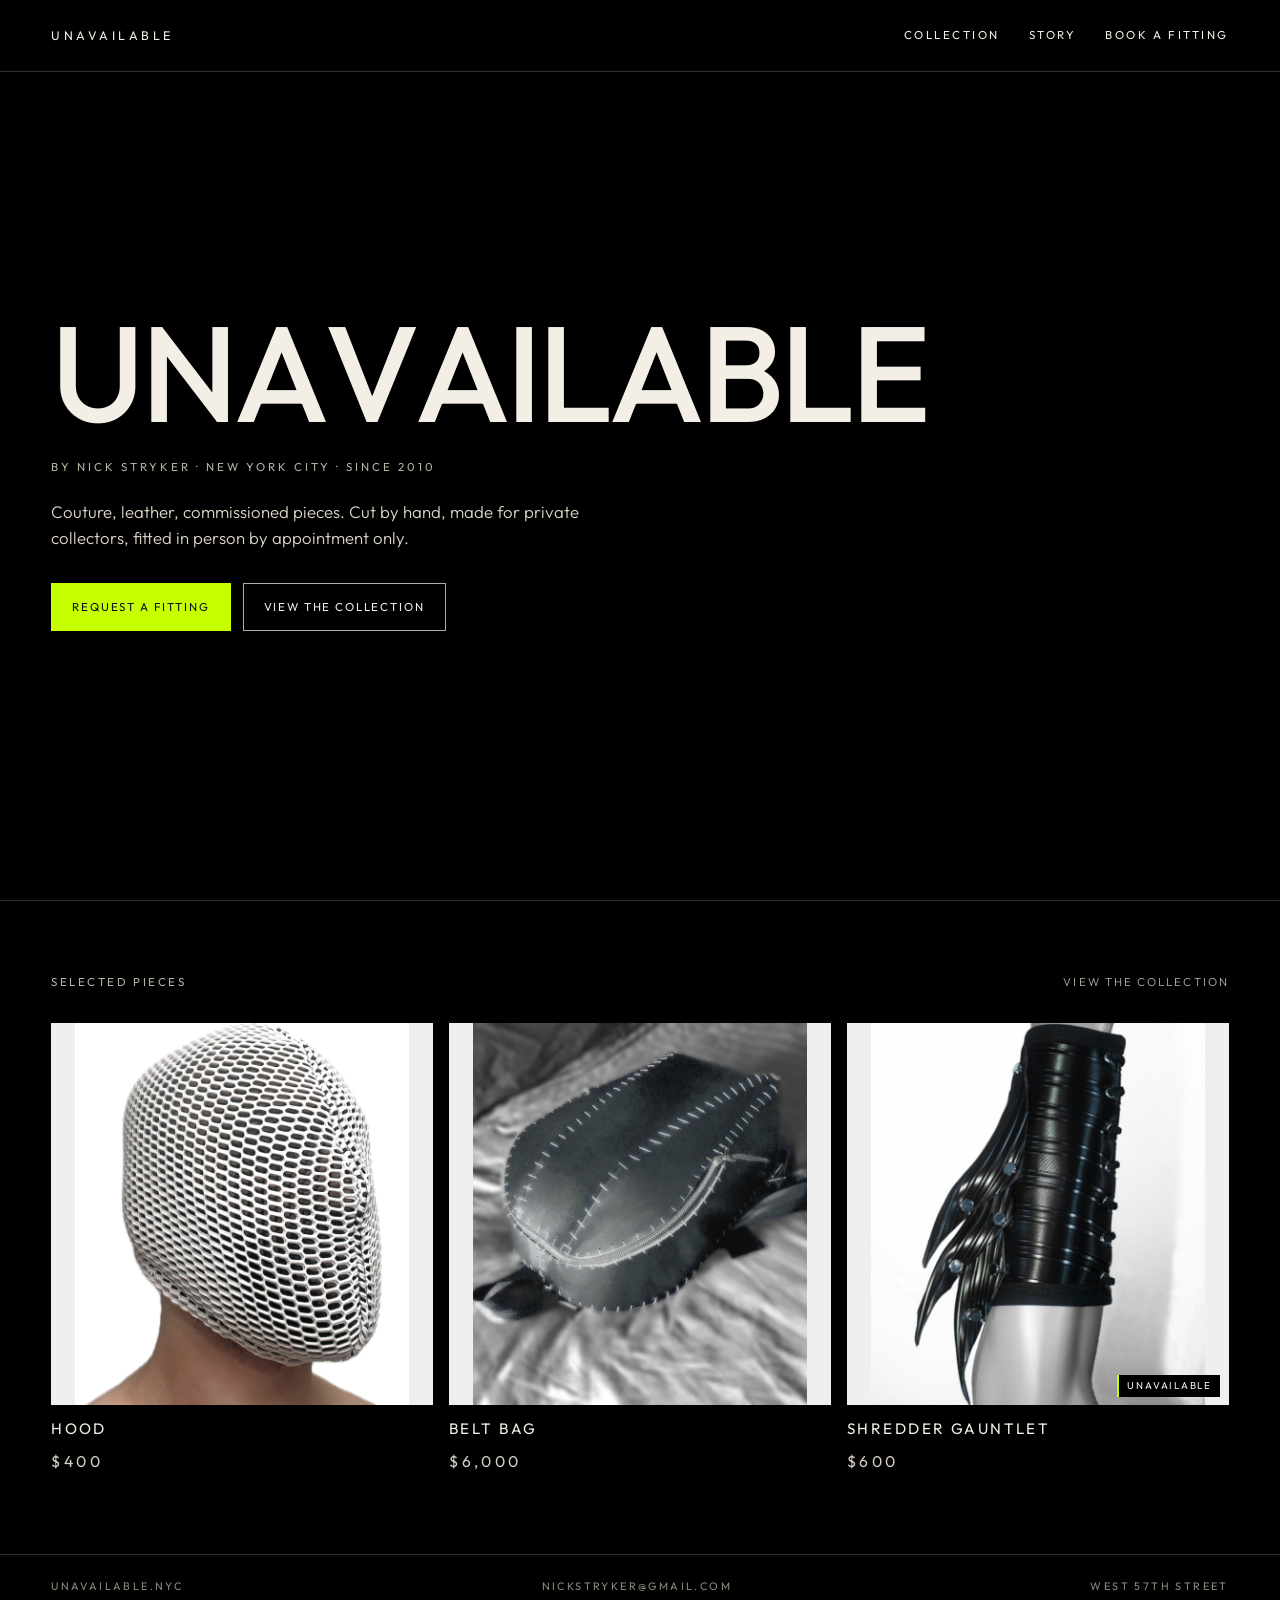
<file: index.html>
<!DOCTYPE html>
<html lang="en">
<head>
  <meta charset="utf-8" />
  <meta name="viewport" content="width=device-width, initial-scale=1" />
  <title>Unavailable — Nick Stryker</title>
  <meta name="description" content="Couture, leather, commissioned pieces by Nick Stryker. Cut by hand in New York, fitted in person by appointment." />
  <link rel="canonical" href="https://unavailable.nyc/" />
  <meta name="robots" content="index, follow" />
  <link rel="icon" href="/images/mark-b.png" type="image/png" />
  <link rel="apple-touch-icon" href="/images/mark-b.png" />
  <meta property="og:title" content="Unavailable — Nick Stryker" />
  <meta property="og:description" content="Couture, leather, commissioned pieces by Nick Stryker. Cut by hand in New York, fitted in person by appointment." />
  <meta property="og:url" content="https://unavailable.nyc/" />
  <meta property="og:site_name" content="Unavailable By Nick" />
  <meta property="og:type" content="website" />
  <meta property="og:locale" content="en_US" />
  <meta property="og:image" content="https://unavailable.nyc/images/og-hero.jpg?v=2" />
  <meta property="og:image:secure_url" content="https://unavailable.nyc/images/og-hero.jpg?v=2" />
  <meta property="og:image:type" content="image/jpeg" />
  <meta property="og:image:width" content="1200" />
  <meta property="og:image:height" content="630" />
  <meta property="og:image:alt" content="Unavailable" />
  <meta name="twitter:card" content="summary_large_image" />
  <meta name="twitter:title" content="Unavailable — Nick Stryker" />
  <meta name="twitter:description" content="Couture, leather, commissioned pieces by Nick Stryker. Cut by hand in New York, fitted in person by appointment." />
  <meta name="twitter:image" content="https://unavailable.nyc/images/og-hero.jpg?v=2" />
  <script type="application/ld+json">
  {
    "@context": "https://schema.org",
    "@graph": [
      {
        "@type": "WebSite",
        "name": "Unavailable By Nick",
        "url": "https://unavailable.nyc/",
        "publisher": { "@id": "https://unavailable.nyc/#business" }
      },
      {
        "@type": "ClothingStore",
        "@id": "https://unavailable.nyc/#business",
        "name": "Unavailable by Nick Stryker",
        "url": "https://unavailable.nyc/",
        "image": "https://unavailable.nyc/images/hood.jpg",
        "email": "nickstryker@gmail.com",
        "foundingDate": "2010",
        "address": {
          "@type": "PostalAddress",
          "streetAddress": "West 57th Street",
          "addressLocality": "New York",
          "addressRegion": "NY",
          "addressCountry": "US"
        },
        "sameAs": "https://www.instagram.com/NickStryker"
      }
    ]
  }
  </script>
  <link rel="preconnect" href="https://fonts.googleapis.com" />
  <link rel="preconnect" href="https://fonts.gstatic.com" crossorigin />
  <link href="https://fonts.googleapis.com/css2?family=Outfit:wght@300;400;500&display=swap" rel="stylesheet" />
  <style>html,body{background:#000;color:#f3efe6}</style>
  <link rel="stylesheet" href="/styles.css" />
  <noscript><style>.letters span{opacity:1;transform:none}</style></noscript>
</head>
<body>
  <a class="skip" href="#main">Skip to content</a>
  <header class="site-header">
    <a class="wordmark" href="/" aria-current="page">Unavailable</a>
    <nav class="nav" aria-label="Primary">
      <a href="/collection.html">Collection</a>
      <a href="/story.html">Story</a>
      <a href="/fitting.html">Book a fitting</a>
    </nav>
  </header>
  <main id="main">
    <section class="hero">
      <h1 class="display" aria-label="Unavailable">
        <span class="letters" aria-hidden="true"><span>U</span><span>N</span><span>A</span><span>V</span><span>A</span><span>I</span><span>L</span><span>A</span><span>B</span><span>L</span><span>E</span></span>
      </h1>
      <p class="meta">By Nick Stryker · New York City · Since 2010</p>
      <p class="lede">Couture, leather, commissioned pieces. Cut by hand, made for private collectors, fitted in person by appointment only.</p>
      <div class="actions">
        <a class="btn btn-lime" href="/fitting.html">Request a fitting</a>
        <a class="btn btn-line" href="/collection.html">View the collection</a>
      </div>
    </section>
    <section class="section" aria-labelledby="selected">
      <div class="section-head">
        <p class="eyebrow" id="selected">Selected pieces</p>
        <a href="/collection.html">View the collection</a>
      </div>
      <div class="grid">
        <article class="piece">
          <a href="/collection.html#hood">
            <div class="plate"><img src="/images/hood.jpg" alt="White mesh hood, shown in profile" /></div>
            <h2>Hood</h2>
            <p class="price">$400</p>
          </a>
        </article>
        <article class="piece">
          <a href="/collection.html#belt-bag">
            <div class="plate"><img src="/images/belt-bag.jpg" alt="Black leather belt bag with white saddle stitching" /></div>
            <h2>Belt Bag</h2>
            <p class="price">$6,000</p>
          </a>
        </article>
        <article class="piece">
          <a href="/collection.html#gauntlet">
            <div class="plate"><img src="/images/gauntlet.jpg" alt="Black ribbed gauntlet with metal studs and flared plates" /><span class="badge">Unavailable</span></div>
            <h2>Shredder Gauntlet</h2>
            <p class="price">$600</p>
          </a>
        </article>
      </div>
    </section>
  </main>
  <footer class="site-footer">
    <span>unavailable.nyc</span>
    <a href="mailto:nickstryker@gmail.com">nickstryker@gmail.com</a>
    <span>West 57th Street</span>
  </footer>
  <script src="/home.js"></script>
</body>
</html>
</file>
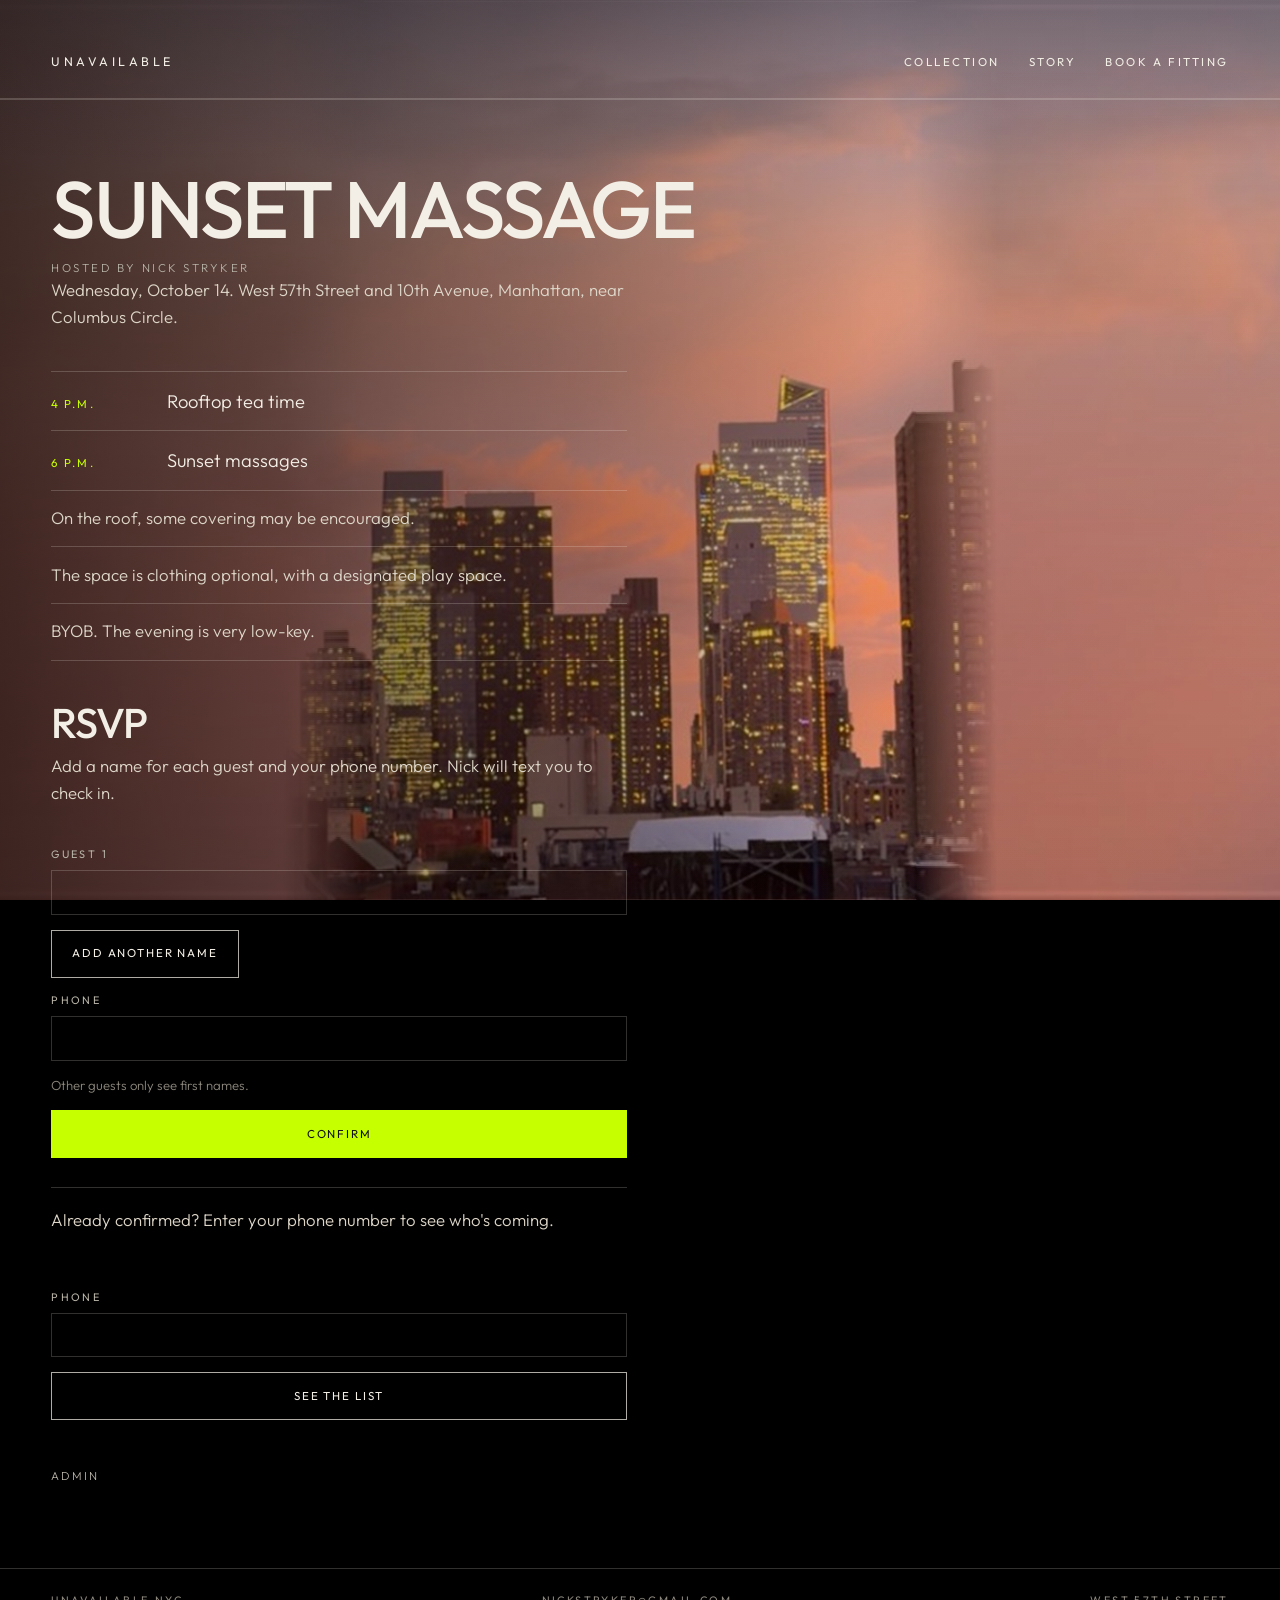
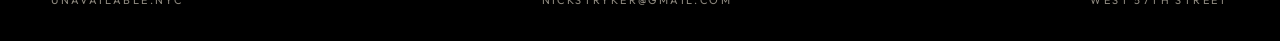
<file: sunsetmassage/index.html>
<!DOCTYPE html>
<html lang="en">
<head>
  <meta charset="utf-8" />
  <meta name="viewport" content="width=device-width, initial-scale=1" />
  <title>Sunset massage — Unavailable</title>
  <meta name="description" content="Wednesday, October 14. Rooftop tea time at 4 and sunset massages at 6. Hosted by Nick Stryker, near Columbus Circle." />
  <link rel="canonical" href="https://unavailable.nyc/sunsetmassage/" />
  <meta name="robots" content="noindex, nofollow" />
  <link rel="icon" href="/images/mark-b.png" type="image/png" />
  <link rel="apple-touch-icon" href="/images/mark-b.png" />
  <meta property="og:title" content="Sunset massage — Unavailable" />
  <meta property="og:description" content="Wednesday, October 14. Rooftop tea time at 4 and sunset massages at 6, near Columbus Circle." />
  <meta property="og:url" content="https://unavailable.nyc/sunsetmassage/" />
  <meta property="og:site_name" content="Unavailable By Nick" />
  <meta property="og:type" content="website" />
  <meta property="og:locale" content="en_US" />
  <meta property="og:image" content="https://unavailable.nyc/sunsetmassage/share.png" />
  <meta property="og:image:secure_url" content="https://unavailable.nyc/sunsetmassage/share.png" />
  <meta property="og:image:type" content="image/png" />
  <meta property="og:image:width" content="1200" />
  <meta property="og:image:height" content="630" />
  <meta property="og:image:alt" content="A triangle, a turned square, and a circle." />
  <meta name="twitter:card" content="summary_large_image" />
  <meta name="twitter:title" content="Sunset massage — Unavailable" />
  <meta name="twitter:description" content="Wednesday, October 14. Rooftop tea time at 4 and sunset massages at 6, near Columbus Circle." />
  <meta name="twitter:image" content="https://unavailable.nyc/sunsetmassage/share.png" />
  <meta name="twitter:image:alt" content="A triangle, a turned square, and a circle." />
  <link rel="preconnect" href="https://fonts.googleapis.com" />
  <link rel="preconnect" href="https://fonts.gstatic.com" crossorigin />
  <link href="https://fonts.googleapis.com/css2?family=Outfit:wght@300;400;500&display=swap" rel="stylesheet" />
  <style>html,body{background:#000;color:#f3efe6}</style>
  <link rel="stylesheet" href="/styles.css" />
  <link rel="stylesheet" href="/sunsetmassage/event.css" />
</head>
<body>
  <div class="skyline" aria-hidden="true">
    <img src="/sunsetmassage/roof.jpg" alt="" />
    <div class="day"></div>
    <div class="scrim"></div>
  </div>
  <a class="skip" href="#rsvp">Skip to RSVP</a>
  <header class="site-header">
    <a class="wordmark" href="/">Unavailable</a>
    <nav class="nav" aria-label="Primary">
      <a href="/collection.html">Collection</a>
      <a href="/story.html">Story</a>
      <a href="/fitting.html">Book a fitting</a>
    </nav>
  </header>
  <main id="main" class="section">
    <h1 class="page-title">Sunset massage</h1>
    <p class="event-meta">Hosted by Nick Stryker</p>
    <p class="intro"><time datetime="2026-10-14">Wednesday, October 14</time>. West 57th Street and 10th Avenue, Manhattan, near Columbus Circle.</p>

    <dl class="when">
      <div>
        <dt>4 p.m.</dt>
        <dd>Rooftop tea time</dd>
      </div>
      <div>
        <dt>6 p.m.</dt>
        <dd>Sunset massages</dd>
      </div>
    </dl>

    <ul class="notes">
      <li>On the roof, some covering may be encouraged.</li>
      <li>The space is clothing optional, with a designated play space.</li>
      <li>BYOB. The evening is very low-key.</li>
    </ul>

    <section id="rsvp" aria-labelledby="rsvp-title">
      <h2 class="event-sub" id="rsvp-title">RSVP</h2>
      <p class="intro">Add a name for each guest and your phone number. Nick will text you to check in.</p>
      <form id="rsvp-form">
        <div id="guest-rows">
          <div class="name-row">
            <label>Guest 1
              <input class="guest-name" type="text" maxlength="80" autocomplete="name" />
            </label>
          </div>
        </div>
        <button class="btn btn-line add-name" id="add-guest" type="button">Add another name</button>
        <label>Phone
          <input id="phone" type="tel" inputmode="tel" autocomplete="tel" maxlength="20" />
        </label>
        <p class="fine">Other guests only see first names.</p>
        <p class="form-error" id="form-error" hidden></p>
        <button class="btn btn-lime btn-block" id="confirm" type="submit">Confirm</button>
      </form>
      <form id="signin-form" class="signin">
        <p class="intro">Already confirmed? Enter your phone number to see who's coming.</p>
        <label>Phone
          <input id="signin-phone" type="tel" inputmode="tel" autocomplete="tel" maxlength="20" />
        </label>
        <p class="form-error" id="signin-error" hidden></p>
        <button class="btn btn-line btn-block" type="submit">See the list</button>
      </form>
      <noscript>
        <p class="form-note">Turn on JavaScript to confirm.</p>
      </noscript>
    </section>

    <section class="confirmed" id="confirmed" hidden aria-labelledby="confirmed-title">
      <p class="eyebrow">You're confirmed</p>
      <h2 class="event-sub" id="confirmed-title" tabindex="-1">Nick will text you.</h2>
      <p class="entry">He'll check you in and send the address.</p>
      <p class="form-note" id="list-note" hidden>The shared list didn't update. Try again in a moment.</p>
      <p class="coming-label" id="coming-label">Who's coming</p>
      <ul class="coming" id="coming" aria-live="polite"></ul>
      <div class="confirmed-actions">
        <button class="linkish" id="edit-names" type="button">Edit names</button>
        <button class="linkish" id="refresh-guests" type="button">Refresh</button>
      </div>
    </section>

    <div id="admin-gate">
      <p class="admin-entry"><button class="linkish" id="admin-open" type="button">Admin</button></p>
      <form id="admin-form" hidden>
        <label>Password
          <input id="admin-password" type="password" autocomplete="current-password" />
        </label>
        <p class="form-error" id="admin-error" hidden></p>
        <button class="btn btn-line btn-block" type="submit">Sign in</button>
      </form>
    </div>

    <section class="confirmed" id="admin-panel" hidden aria-labelledby="admin-title">
      <p class="eyebrow">Admin</p>
      <h2 class="event-sub" id="admin-title" tabindex="-1">Signups</h2>
      <p class="coming-label" id="admin-count"></p>
      <ul class="coming" id="admin-list"></ul>
      <div class="confirmed-actions">
        <button class="linkish" id="refresh-admin" type="button">Refresh</button>
        <button class="linkish" id="admin-out" type="button">Sign out</button>
      </div>
    </section>
  </main>
  <footer class="site-footer">
    <span>unavailable.nyc</span>
    <a href="mailto:nickstryker@gmail.com">nickstryker@gmail.com</a>
    <span>West 57th Street</span>
  </footer>
  <script src="/sunsetmassage/rsvp.js"></script>
</body>
</html>
</file>
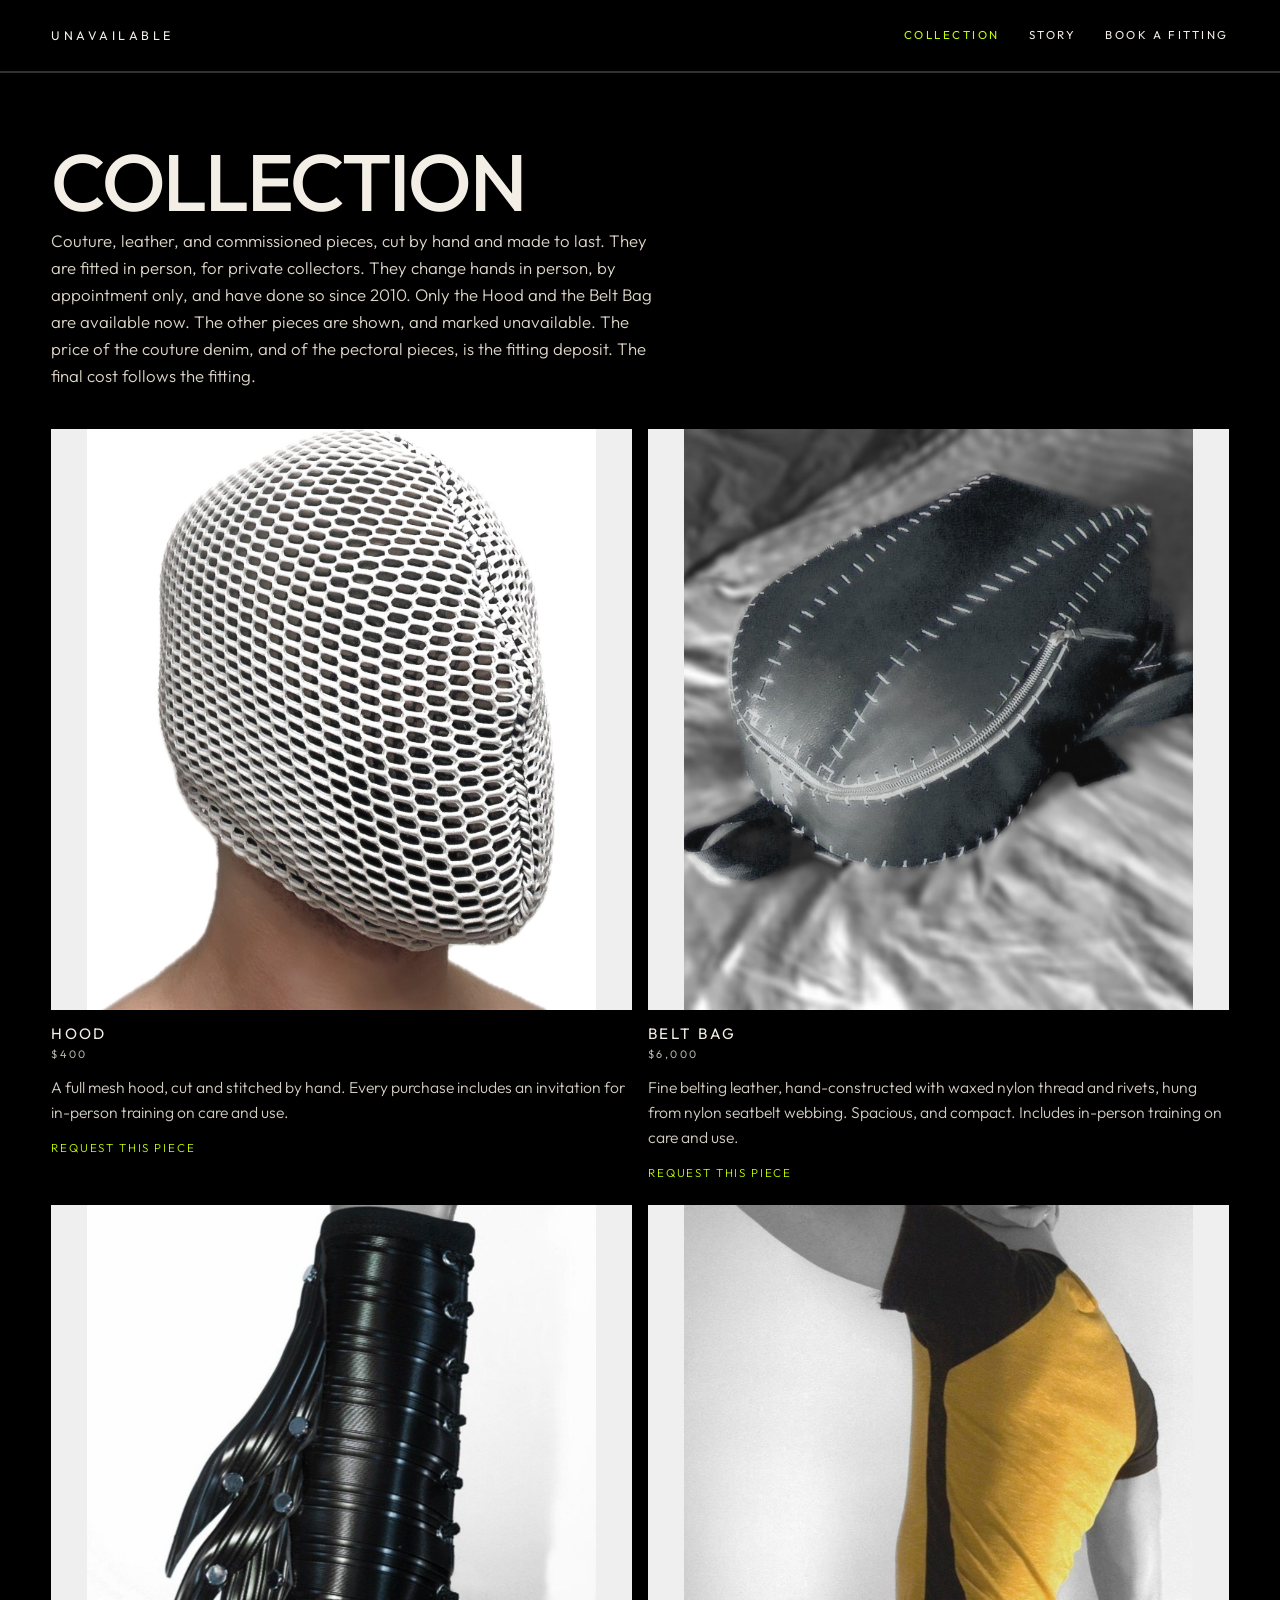
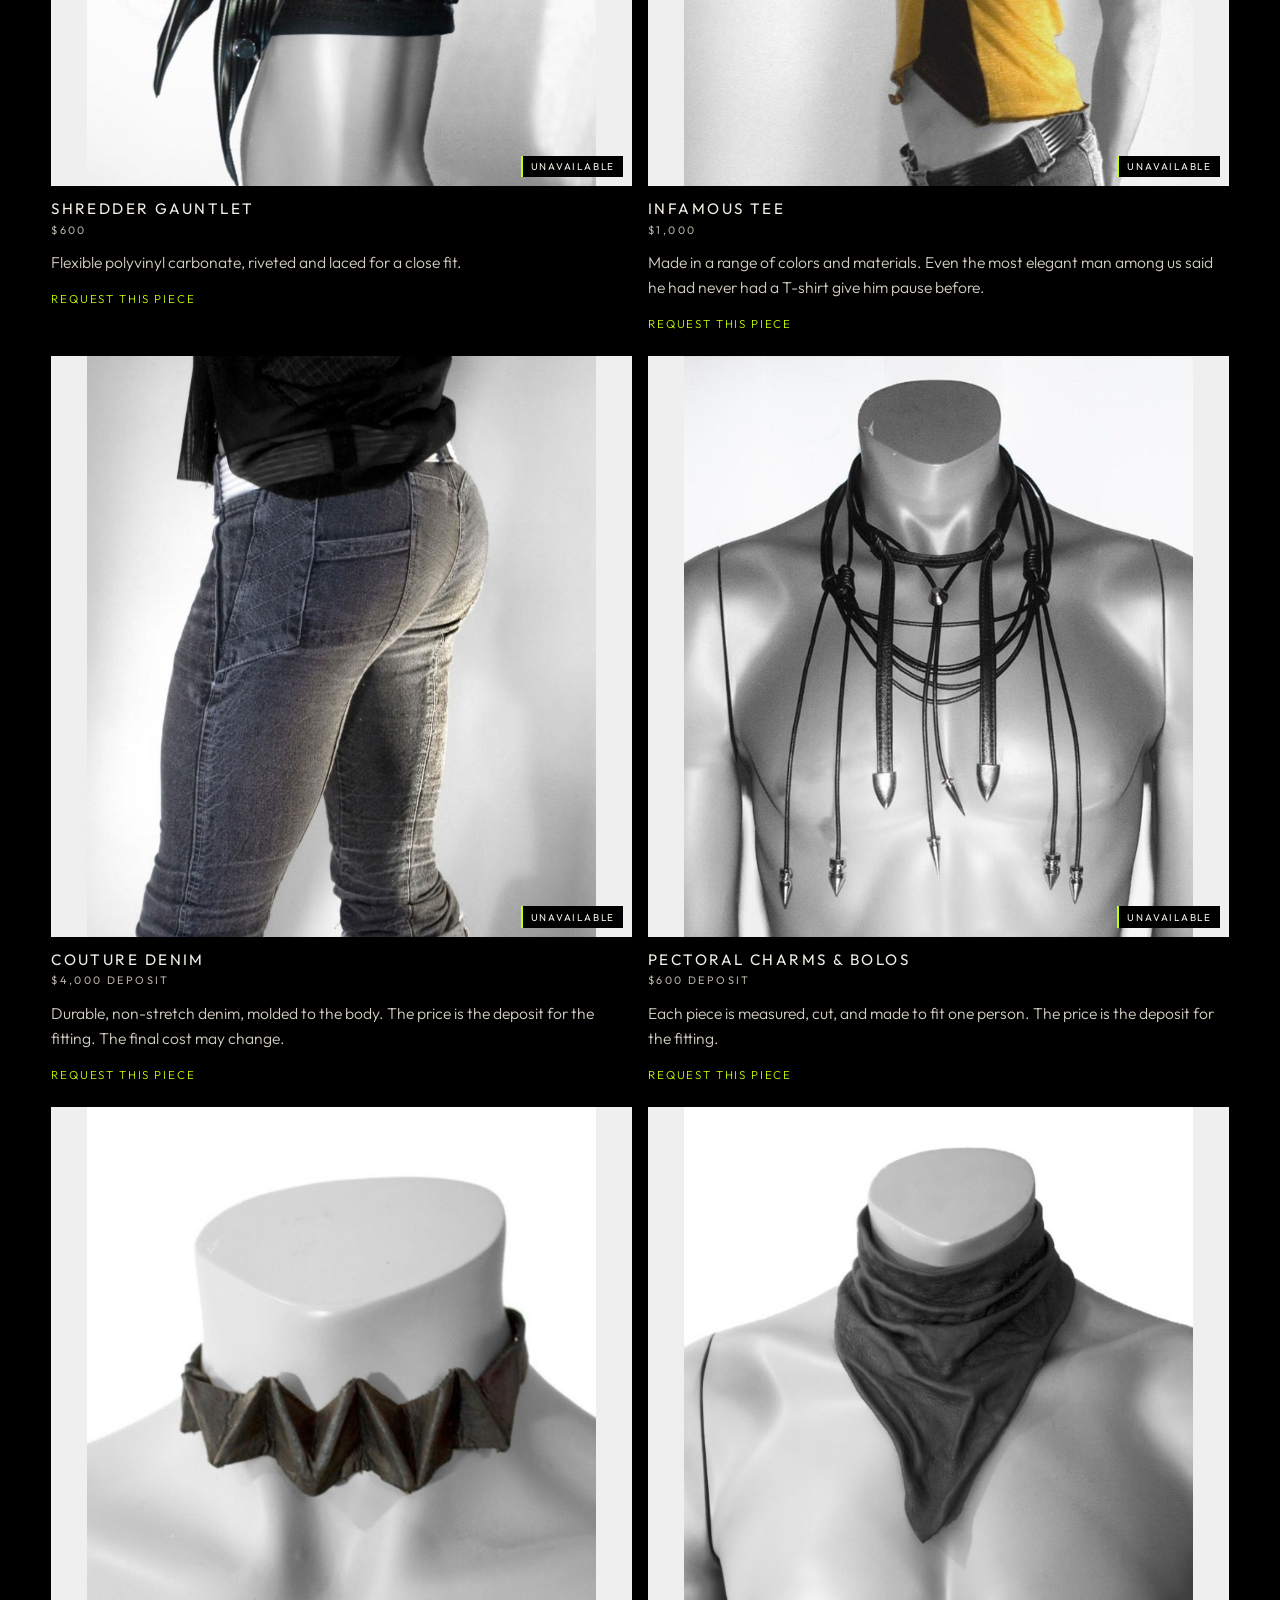
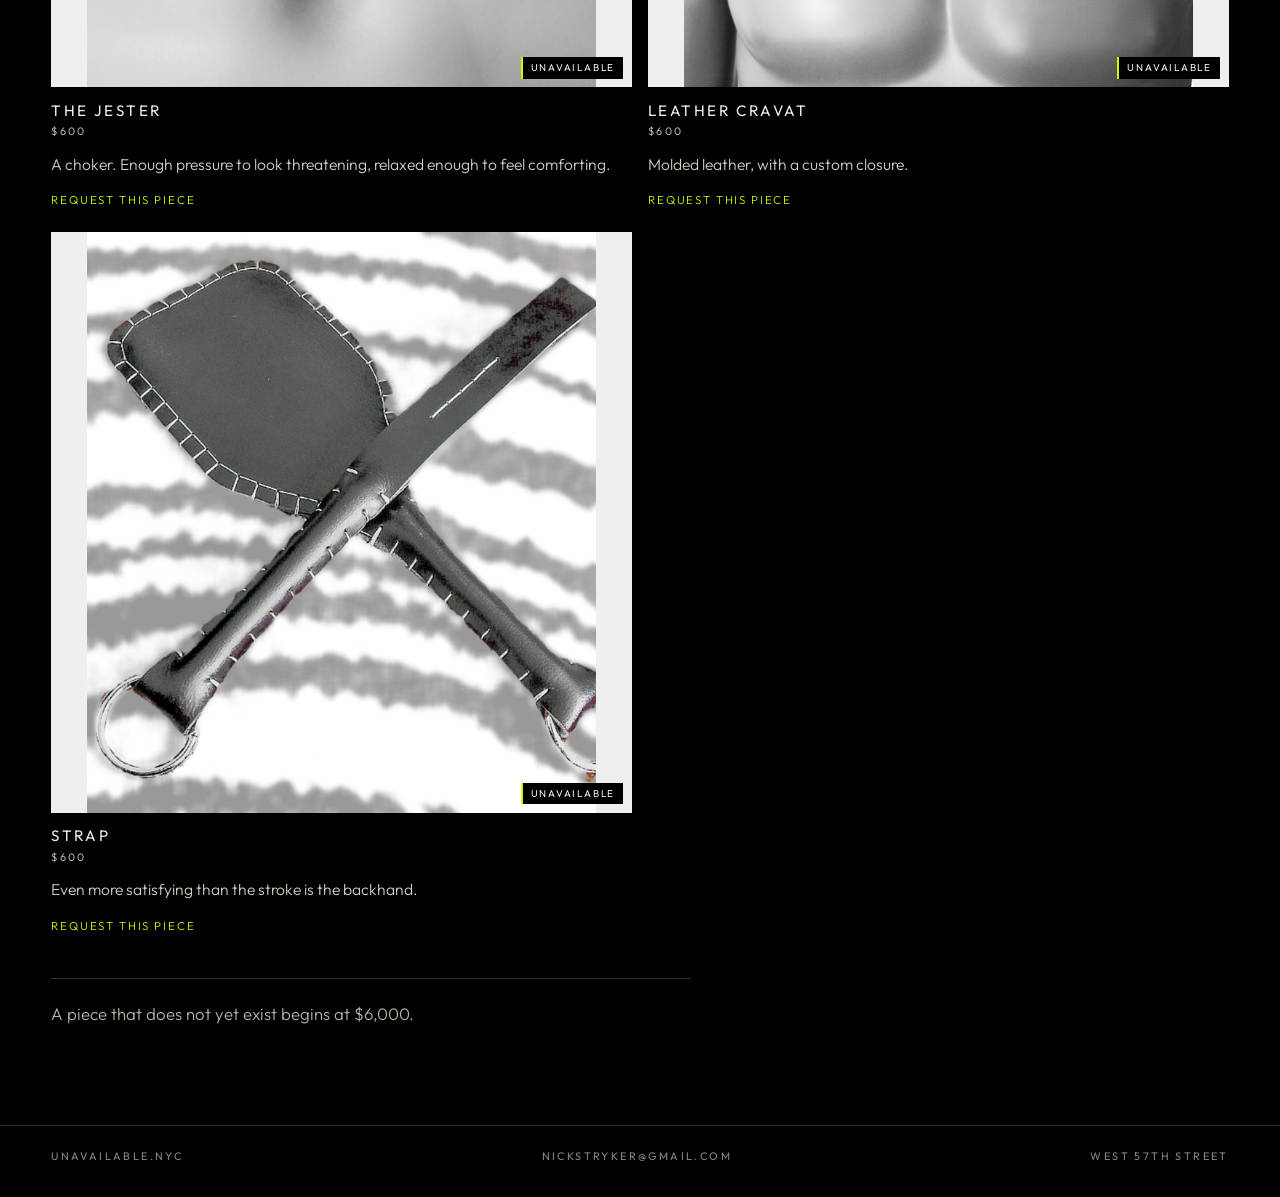
<file: collection.html>
<!DOCTYPE html>
<html lang="en">
<head>
  <meta charset="utf-8" />
  <meta name="viewport" content="width=device-width, initial-scale=1" />
  <title>Collection — Unavailable</title>
  <meta name="description" content="Couture, leather, and commissioned pieces, cut by hand and made to last. Fitted in person for private collectors, by appointment only, since 2010. Only the Hood and the Belt Bag are available now." />
  <link rel="canonical" href="https://unavailable.nyc/collection.html" />
  <meta name="robots" content="index, follow" />
  <link rel="icon" href="/images/mark-b.png" type="image/png" />
  <link rel="apple-touch-icon" href="/images/mark-b.png" />
  <meta property="og:title" content="Collection — Unavailable" />
  <meta property="og:description" content="Couture, leather, and commissioned pieces, cut by hand and made to last. Fitted in person for private collectors, by appointment only, since 2010. Only the Hood and the Belt Bag are available now." />
  <meta property="og:url" content="https://unavailable.nyc/collection.html" />
  <meta property="og:site_name" content="Unavailable By Nick" />
  <meta property="og:type" content="website" />
  <meta property="og:locale" content="en_US" />
  <meta property="og:image" content="https://unavailable.nyc/images/og-hero.jpg?v=2" />
  <meta property="og:image:secure_url" content="https://unavailable.nyc/images/og-hero.jpg?v=2" />
  <meta property="og:image:type" content="image/jpeg" />
  <meta property="og:image:width" content="1200" />
  <meta property="og:image:height" content="630" />
  <meta property="og:image:alt" content="Unavailable" />
  <meta name="twitter:card" content="summary_large_image" />
  <meta name="twitter:title" content="Collection — Unavailable" />
  <meta name="twitter:description" content="Couture, leather, and commissioned pieces, cut by hand and made to last. Fitted in person for private collectors, by appointment only, since 2010. Only the Hood and the Belt Bag are available now." />
  <meta name="twitter:image" content="https://unavailable.nyc/images/og-hero.jpg?v=2" />
  <script type="application/ld+json">
  {
    "@context": "https://schema.org",
    "@type": "ItemList",
    "name": "Collection",
    "url": "https://unavailable.nyc/collection.html",
    "itemListElement": [
      {
        "@type": "ListItem",
        "position": 1,
        "item": {
          "@type": "Product",
          "name": "Hood",
          "description": "A full mesh hood, cut and stitched by hand. Every purchase includes an invitation for in-person training on care and use.",
          "image": "https://unavailable.nyc/images/hood.jpg",
          "url": "https://unavailable.nyc/collection.html#hood",
          "offers": { "@type": "Offer", "priceCurrency": "USD", "price": "400", "url": "https://unavailable.nyc/fitting.html?piece=Hood" }
        }
      },
      {
        "@type": "ListItem",
        "position": 2,
        "item": {
          "@type": "Product",
          "name": "Belt Bag",
          "description": "Fine belting leather, hand-constructed with waxed nylon thread and rivets, hung from nylon seatbelt webbing. Spacious, and compact. Includes in-person training on care and use.",
          "image": "https://unavailable.nyc/images/belt-bag.jpg",
          "url": "https://unavailable.nyc/collection.html#belt-bag",
          "offers": { "@type": "Offer", "priceCurrency": "USD", "price": "6000", "url": "https://unavailable.nyc/fitting.html?piece=Belt%20Bag" }
        }
      },
      {
        "@type": "ListItem",
        "position": 3,
        "item": {
          "@type": "Product",
          "name": "Shredder Gauntlet",
          "description": "Flexible polyvinyl carbonate, riveted and laced for a close fit.",
          "image": "https://unavailable.nyc/images/gauntlet.jpg",
          "url": "https://unavailable.nyc/collection.html#gauntlet",
          "offers": { "@type": "Offer", "priceCurrency": "USD", "price": "600", "url": "https://unavailable.nyc/fitting.html?piece=Shredder%20Gauntlet" }
        }
      },
      {
        "@type": "ListItem",
        "position": 4,
        "item": {
          "@type": "Product",
          "name": "Infamous Tee",
          "description": "Made in a range of colors and materials. Even the most elegant man among us said he had never had a T-shirt give him pause before.",
          "image": "https://unavailable.nyc/images/tee.jpg",
          "url": "https://unavailable.nyc/collection.html#tee",
          "offers": { "@type": "Offer", "priceCurrency": "USD", "price": "1000", "url": "https://unavailable.nyc/fitting.html?piece=Infamous%20Tee" }
        }
      },
      {
        "@type": "ListItem",
        "position": 5,
        "item": {
          "@type": "Product",
          "name": "Couture Denim",
          "description": "Durable, non-stretch denim, molded to the body. The price is the deposit for the fitting. The final cost may change.",
          "image": "https://unavailable.nyc/images/jeans.jpg",
          "url": "https://unavailable.nyc/collection.html#jeans",
          "offers": { "@type": "Offer", "priceCurrency": "USD", "price": "4000", "url": "https://unavailable.nyc/fitting.html?piece=Couture%20Denim" }
        }
      },
      {
        "@type": "ListItem",
        "position": 6,
        "item": {
          "@type": "Product",
          "name": "Pectoral Charms & Bolos",
          "description": "Each piece is measured, cut, and made to fit one person. The price is the deposit for the fitting.",
          "image": "https://unavailable.nyc/images/charms.jpg",
          "url": "https://unavailable.nyc/collection.html#charms",
          "offers": { "@type": "Offer", "priceCurrency": "USD", "price": "600", "url": "https://unavailable.nyc/fitting.html?piece=Pectoral%20Charms%20%26%20Bolos" }
        }
      },
      {
        "@type": "ListItem",
        "position": 7,
        "item": {
          "@type": "Product",
          "name": "The Jester",
          "description": "A choker. Enough pressure to look threatening, relaxed enough to feel comforting.",
          "image": "https://unavailable.nyc/images/jester.jpg",
          "url": "https://unavailable.nyc/collection.html#jester",
          "offers": { "@type": "Offer", "priceCurrency": "USD", "price": "600", "url": "https://unavailable.nyc/fitting.html?piece=The%20Jester" }
        }
      },
      {
        "@type": "ListItem",
        "position": 8,
        "item": {
          "@type": "Product",
          "name": "Leather Cravat",
          "description": "Molded leather, with a custom closure.",
          "image": "https://unavailable.nyc/images/cravat.jpg",
          "url": "https://unavailable.nyc/collection.html#cravat",
          "offers": { "@type": "Offer", "priceCurrency": "USD", "price": "600", "url": "https://unavailable.nyc/fitting.html?piece=Leather%20Cravat" }
        }
      },
      {
        "@type": "ListItem",
        "position": 9,
        "item": {
          "@type": "Product",
          "name": "Strap",
          "description": "Even more satisfying than the stroke is the backhand.",
          "image": "https://unavailable.nyc/images/strap.jpg",
          "url": "https://unavailable.nyc/collection.html#strap",
          "offers": { "@type": "Offer", "priceCurrency": "USD", "price": "600", "url": "https://unavailable.nyc/fitting.html?piece=Strap" }
        }
      }
    ]
  }
  </script>
  <link rel="preconnect" href="https://fonts.googleapis.com" />
  <link rel="preconnect" href="https://fonts.gstatic.com" crossorigin />
  <link href="https://fonts.googleapis.com/css2?family=Outfit:wght@300;400;500&display=swap" rel="stylesheet" />
  <style>html,body{background:#000;color:#f3efe6}</style>
  <link rel="stylesheet" href="/styles.css" />
</head>
<body>
  <a class="skip" href="#main">Skip to content</a>
  <header class="site-header">
    <a class="wordmark" href="/">Unavailable</a>
    <nav class="nav" aria-label="Primary">
      <a href="/collection.html" aria-current="page">Collection</a>
      <a href="/story.html">Story</a>
      <a href="/fitting.html">Book a fitting</a>
    </nav>
  </header>
  <main id="main" class="section">
    <h1 class="page-title">Collection</h1>
    <p class="intro">Couture, leather, and commissioned pieces, cut by hand and made to last. They are fitted in person, for private collectors. They change hands in person, by appointment only, and have done so since 2010. Only the Hood and the Belt Bag are available now. The other pieces are shown, and marked unavailable. The price of the couture denim, and of the pectoral pieces, is the fitting deposit. The final cost follows the fitting.</p>
    <div class="grid grid-2">
      <article class="piece" id="hood">
        <div class="plate"><img src="/images/hood.jpg" alt="White mesh hood covering the head, shown in profile" /></div>
        <h2>Hood</h2>
        <p class="price">$400</p>
        <p class="blurb">A full mesh hood, cut and stitched by hand. Every purchase includes an invitation for in-person training on care and use.</p>
        <a class="request" href="/fitting.html?piece=Hood">Request this piece</a>
      </article>
      <article class="piece" id="belt-bag">
        <div class="plate"><img src="/images/belt-bag.jpg" alt="Black leather belt bag with white contrast stitching and a zip" /></div>
        <h2>Belt Bag</h2>
        <p class="price">$6,000</p>
        <p class="blurb">Fine belting leather, hand-constructed with waxed nylon thread and rivets, hung from nylon seatbelt webbing. Spacious, and compact. Includes in-person training on care and use.</p>
        <a class="request" href="/fitting.html?piece=Belt%20Bag">Request this piece</a>
      </article>
      <article class="piece" id="gauntlet">
        <div class="plate"><img src="/images/gauntlet.jpg" alt="Black ribbed forearm gauntlet with rivets and layered plates" /><span class="badge">Unavailable</span></div>
        <h2>Shredder Gauntlet</h2>
        <p class="price">$600</p>
        <p class="blurb">Flexible polyvinyl carbonate, riveted and laced for a close fit.</p>
        <a class="request" href="/fitting.html?piece=Shredder%20Gauntlet">Request this piece</a>
      </article>
      <article class="piece" id="tee">
        <div class="plate"><img src="/images/tee.jpg" alt="Yellow and black paneled t-shirt, worn" /><span class="badge">Unavailable</span></div>
        <h2>Infamous Tee</h2>
        <p class="price">$1,000</p>
        <p class="blurb">Made in a range of colors and materials. Even the most elegant man among us said he had never had a T-shirt give him pause before.</p>
        <a class="request" href="/fitting.html?piece=Infamous%20Tee">Request this piece</a>
      </article>
      <article class="piece" id="jeans">
        <div class="plate"><img src="/images/jeans.jpg" alt="Dark couture denim jeans with angled seam panels" /><span class="badge">Unavailable</span></div>
        <h2>Couture Denim</h2>
        <p class="price">$4,000 deposit</p>
        <p class="blurb">Durable, non-stretch denim, molded to the body. The price is the deposit for the fitting. The final cost may change.</p>
        <a class="request" href="/fitting.html?piece=Couture%20Denim">Request this piece</a>
      </article>
      <article class="piece" id="charms">
        <div class="plate"><img src="/images/charms.jpg" alt="Layered black leather bolo with silver tips on a form" /><span class="badge">Unavailable</span></div>
        <h2>Pectoral Charms &amp; Bolos</h2>
        <p class="price">$600 deposit</p>
        <p class="blurb">Each piece is measured, cut, and made to fit one person. The price is the deposit for the fitting.</p>
        <a class="request" href="/fitting.html?piece=Pectoral%20Charms%20%26%20Bolos">Request this piece</a>
      </article>
      <article class="piece" id="jester">
        <div class="plate"><img src="/images/jester.jpg" alt="Folded dark leather choker on a white form" /><span class="badge">Unavailable</span></div>
        <h2>The Jester</h2>
        <p class="price">$600</p>
        <p class="blurb">A choker. Enough pressure to look threatening, relaxed enough to feel comforting.</p>
        <a class="request" href="/fitting.html?piece=The%20Jester">Request this piece</a>
      </article>
      <article class="piece" id="cravat">
        <div class="plate"><img src="/images/cravat.jpg" alt="Dark molded leather cravat on a form" /><span class="badge">Unavailable</span></div>
        <h2>Leather Cravat</h2>
        <p class="price">$600</p>
        <p class="blurb">Molded leather, with a custom closure.</p>
        <a class="request" href="/fitting.html?piece=Leather%20Cravat">Request this piece</a>
      </article>
      <article class="piece" id="strap">
        <div class="plate"><img src="/images/strap.jpg" alt="Black leather strap and paddle with white stitching, crossed" /><span class="badge">Unavailable</span></div>
        <h2>Strap</h2>
        <p class="price">$600</p>
        <p class="blurb">Even more satisfying than the stroke is the backhand.</p>
        <a class="request" href="/fitting.html?piece=Strap">Request this piece</a>
      </article>
    </div>
    <p class="note">A piece that does not yet exist begins at $6,000.</p>
  </main>
  <footer class="site-footer">
    <span>unavailable.nyc</span>
    <a href="mailto:nickstryker@gmail.com">nickstryker@gmail.com</a>
    <span>West 57th Street</span>
  </footer>
</body>
</html>
</file>
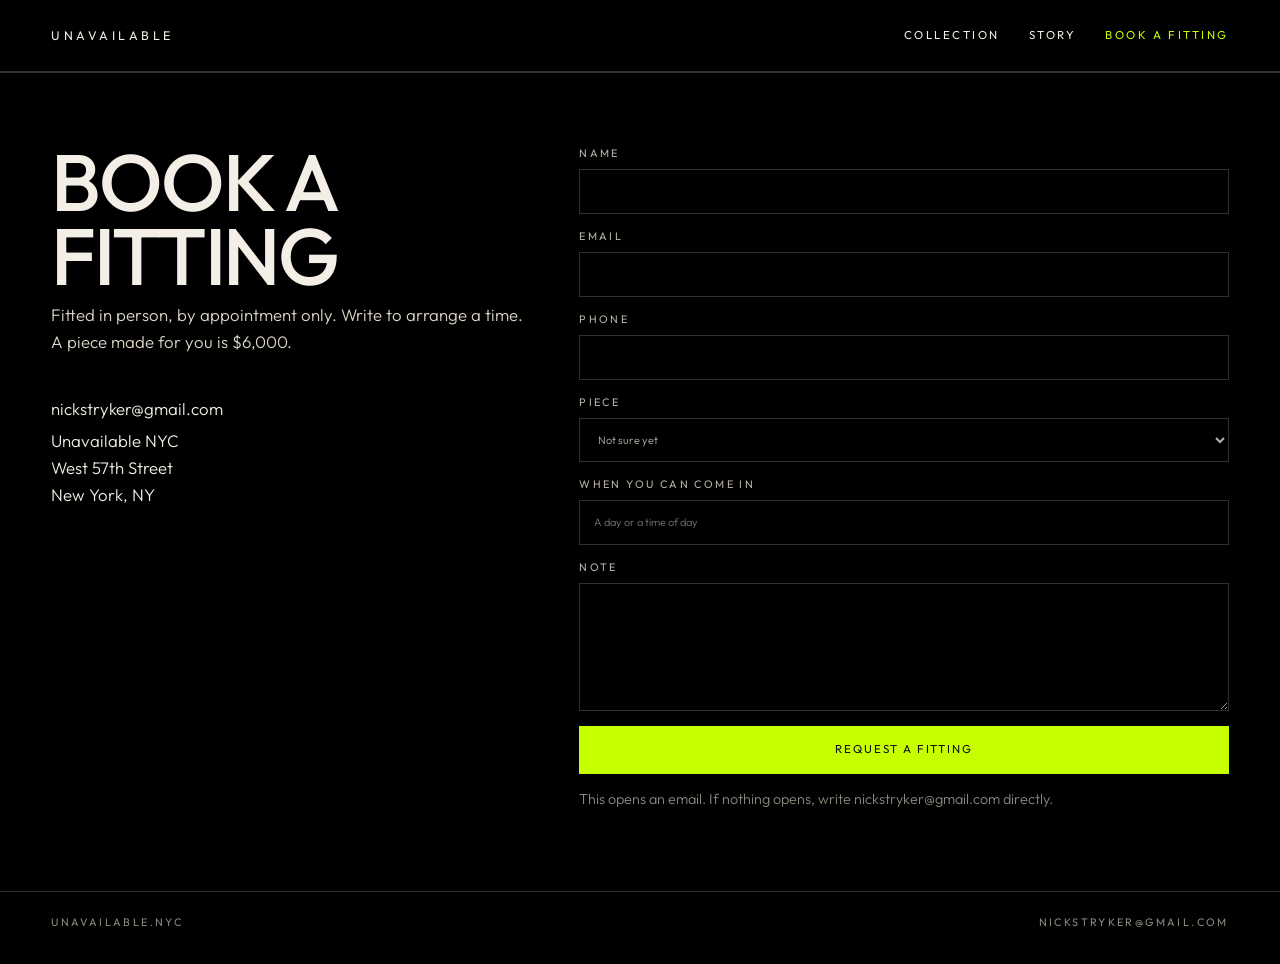
<file: fitting.html>
<!DOCTYPE html>
<html lang="en">
<head>
  <meta charset="utf-8" />
  <meta name="viewport" content="width=device-width, initial-scale=1" />
  <title>Book a fitting — Unavailable</title>
  <meta name="description" content="Fitted in person, by appointment only, on West 57th Street. Write to arrange a time. A piece made for you is $6,000." />
  <link rel="canonical" href="https://unavailable.nyc/fitting.html" />
  <meta name="robots" content="index, follow" />
  <link rel="icon" href="/images/mark-b.png" type="image/png" />
  <link rel="apple-touch-icon" href="/images/mark-b.png" />
  <meta property="og:title" content="Book a fitting — Unavailable" />
  <meta property="og:description" content="Fitted in person, by appointment only, on West 57th Street. Write to arrange a time. A piece made for you is $6,000." />
  <meta property="og:url" content="https://unavailable.nyc/fitting.html" />
  <meta property="og:site_name" content="Unavailable By Nick" />
  <meta property="og:type" content="website" />
  <meta property="og:locale" content="en_US" />
  <meta property="og:image" content="https://unavailable.nyc/images/og-hero.jpg?v=2" />
  <meta property="og:image:secure_url" content="https://unavailable.nyc/images/og-hero.jpg?v=2" />
  <meta property="og:image:type" content="image/jpeg" />
  <meta property="og:image:width" content="1200" />
  <meta property="og:image:height" content="630" />
  <meta property="og:image:alt" content="Unavailable" />
  <meta name="twitter:card" content="summary_large_image" />
  <meta name="twitter:title" content="Book a fitting — Unavailable" />
  <meta name="twitter:description" content="Fitted in person, by appointment only, on West 57th Street. Write to arrange a time. A piece made for you is $6,000." />
  <meta name="twitter:image" content="https://unavailable.nyc/images/og-hero.jpg?v=2" />
  <script type="application/ld+json">
  {
    "@context": "https://schema.org",
    "@type": "ContactPage",
    "name": "Book a fitting",
    "url": "https://unavailable.nyc/fitting.html",
    "description": "Fitted in person, by appointment only, on West 57th Street. Write to arrange a time. A piece made for you is $6,000.",
    "mainEntity": {
      "@type": "ClothingStore",
      "name": "Unavailable by Nick Stryker",
      "email": "nickstryker@gmail.com",
      "address": {
        "@type": "PostalAddress",
        "streetAddress": "West 57th Street",
        "addressLocality": "New York",
        "addressRegion": "NY",
        "addressCountry": "US"
      }
    }
  }
  </script>
  <link rel="preconnect" href="https://fonts.googleapis.com" />
  <link rel="preconnect" href="https://fonts.gstatic.com" crossorigin />
  <link href="https://fonts.googleapis.com/css2?family=Outfit:wght@300;400;500&display=swap" rel="stylesheet" />
  <style>html,body{background:#000;color:#f3efe6}</style>
  <link rel="stylesheet" href="/styles.css" />
</head>
<body>
  <a class="skip" href="#main">Skip to content</a>
  <header class="site-header">
    <a class="wordmark" href="/">Unavailable</a>
    <nav class="nav" aria-label="Primary">
      <a href="/collection.html">Collection</a>
      <a href="/story.html">Story</a>
      <a href="/fitting.html" aria-current="page">Book a fitting</a>
    </nav>
  </header>
  <main id="main" class="section">
    <div class="fit-layout">
      <div>
        <h1 class="page-title">Book a fitting</h1>
        <p class="intro">Fitted in person, by appointment only. Write to arrange a time. A piece made for you is $6,000.</p>
        <ul class="contact-list">
          <li><a href="mailto:nickstryker@gmail.com">nickstryker@gmail.com</a></li>
          <li>Unavailable NYC<br />West 57th Street<br />New York, NY</li>
        </ul>
      </div>
      <form id="fitting-form">
        <label>Name
          <input name="name" type="text" autocomplete="name" required />
        </label>
        <label>Email
          <input name="email" type="email" autocomplete="email" required />
        </label>
        <label>Phone
          <input name="phone" type="tel" autocomplete="tel" />
        </label>
        <label>Piece
          <select name="piece">
            <option>Not sure yet</option>
            <option>Hood</option>
            <option>Belt Bag</option>
            <option>Shredder Gauntlet</option>
            <option>Infamous Tee</option>
            <option>Couture Denim</option>
            <option>Pectoral Charms &amp; Bolos</option>
            <option>The Jester</option>
            <option>Leather Cravat</option>
            <option>Strap</option>
            <option>Bespoke</option>
          </select>
        </label>
        <label>When you can come in
          <input name="when" type="text" placeholder="A day or a time of day" />
        </label>
        <label>Note
          <textarea name="note"></textarea>
        </label>
        <button class="btn btn-lime" type="submit">Request a fitting</button>
        <p class="form-note">This opens an email. If nothing opens, write nickstryker@gmail.com directly.</p>
      </form>
    </div>
  </main>
  <footer class="site-footer">
    <span>unavailable.nyc</span>
    <a href="mailto:nickstryker@gmail.com">nickstryker@gmail.com</a>
  </footer>
  <script src="/fitting.js"></script>
</body>
</html>
</file>
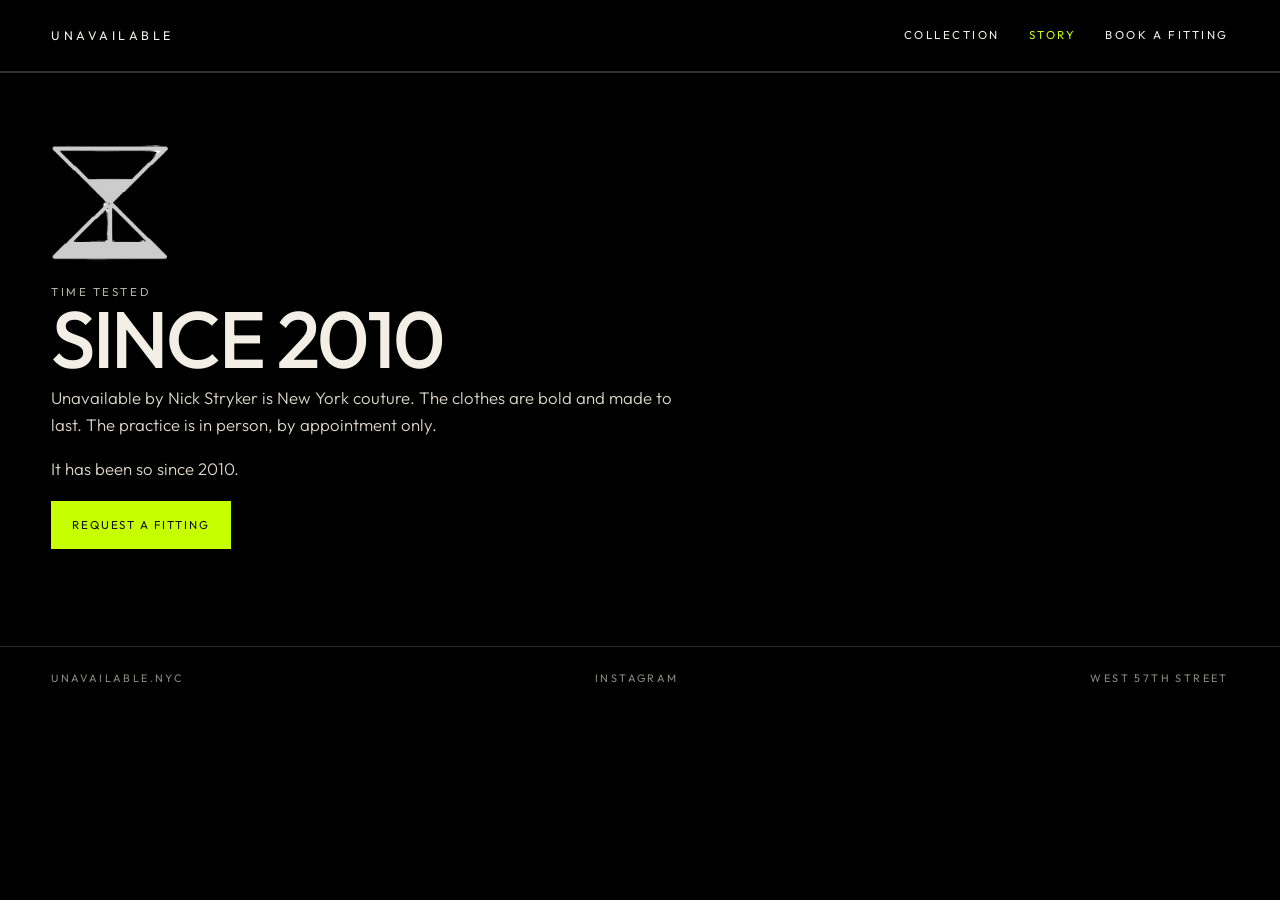
<file: story.html>
<!DOCTYPE html>
<html lang="en">
<head>
  <meta charset="utf-8" />
  <meta name="viewport" content="width=device-width, initial-scale=1" />
  <title>Story — Unavailable</title>
  <meta name="description" content="Unavailable by Nick Stryker is New York couture. The clothes are bold and made to last. The practice is in person, by appointment only, and has been so since 2010." />
  <link rel="canonical" href="https://unavailable.nyc/story.html" />
  <meta name="robots" content="index, follow" />
  <link rel="icon" href="/images/mark-b.png" type="image/png" />
  <link rel="apple-touch-icon" href="/images/mark-b.png" />
  <meta property="og:title" content="Story — Unavailable" />
  <meta property="og:description" content="Unavailable by Nick Stryker is New York couture. The clothes are bold and made to last. The practice is in person, by appointment only, and has been so since 2010." />
  <meta property="og:url" content="https://unavailable.nyc/story.html" />
  <meta property="og:site_name" content="Unavailable By Nick" />
  <meta property="og:type" content="website" />
  <meta property="og:locale" content="en_US" />
  <meta property="og:image" content="https://unavailable.nyc/images/og-hero.jpg?v=2" />
  <meta property="og:image:secure_url" content="https://unavailable.nyc/images/og-hero.jpg?v=2" />
  <meta property="og:image:type" content="image/jpeg" />
  <meta property="og:image:width" content="1200" />
  <meta property="og:image:height" content="630" />
  <meta property="og:image:alt" content="Unavailable" />
  <meta name="twitter:card" content="summary_large_image" />
  <meta name="twitter:title" content="Story — Unavailable" />
  <meta name="twitter:description" content="Unavailable by Nick Stryker is New York couture. The clothes are bold and made to last. The practice is in person, by appointment only, and has been so since 2010." />
  <meta name="twitter:image" content="https://unavailable.nyc/images/og-hero.jpg?v=2" />
  <script type="application/ld+json">
  {
    "@context": "https://schema.org",
    "@type": "AboutPage",
    "name": "Story",
    "url": "https://unavailable.nyc/story.html",
    "description": "Unavailable by Nick Stryker is New York couture. The clothes are bold and made to last. The practice is in person, by appointment only, and has been so since 2010.",
    "isPartOf": { "@type": "WebSite", "name": "Unavailable By Nick", "url": "https://unavailable.nyc/" }
  }
  </script>
  <link rel="preconnect" href="https://fonts.googleapis.com" />
  <link rel="preconnect" href="https://fonts.gstatic.com" crossorigin />
  <link href="https://fonts.googleapis.com/css2?family=Outfit:wght@300;400;500&display=swap" rel="stylesheet" />
  <style>html,body{background:#000;color:#f3efe6}</style>
  <link rel="stylesheet" href="/styles.css" />
</head>
<body>
  <a class="skip" href="#main">Skip to content</a>
  <header class="site-header">
    <a class="wordmark" href="/">Unavailable</a>
    <nav class="nav" aria-label="Primary">
      <a href="/collection.html">Collection</a>
      <a href="/story.html" aria-current="page">Story</a>
      <a href="/fitting.html">Book a fitting</a>
    </nav>
  </header>
  <main id="main" class="section">
    <img class="hourglass" src="/images/hourglass.png" alt="Hourglass" />
    <p class="eyebrow">Time tested</p>
    <h1 class="page-title">Since 2010</h1>
    <div class="story-copy">
      <p>Unavailable by Nick Stryker is New York couture. The clothes are bold and made to last. The practice is in person, by appointment only.</p>
      <p>It has been so since 2010.</p>
      <p><a class="btn btn-lime" href="/fitting.html">Request a fitting</a></p>
    </div>
  </main>
  <footer class="site-footer">
    <span>unavailable.nyc</span>
    <a href="https://www.instagram.com/NickStryker" target="_blank" rel="noreferrer">Instagram</a>
    <span>West 57th Street</span>
  </footer>
</body>
</html>
</file>
<file: styles.css>
:root {
  --bg: #000;
  --ink: #f3efe6;
  --muted: #b7b2a6;
  --faint: #8d887e;
  --line: rgba(243, 239, 230, 0.2);
  --lime: #c6ff00;
  --lime-ink: #111;
  --plate: #efefef;
  --sans: "Outfit", "Avenir Next", "Segoe UI", sans-serif;
  --pad: clamp(1.25rem, 4vw, 3.25rem);
}

* { box-sizing: border-box; }

html {
  scroll-behavior: smooth;
  background: #000;
  color-scheme: dark;
}

body {
  margin: 0;
  background: var(--bg);
  color: var(--ink);
  font-family: var(--sans);
  font-weight: 300;
  font-size: 1.05rem;
  line-height: 1.6;
}

img { display: block; max-width: 100%; }

a { color: inherit; text-decoration: none; }

button, input, select, textarea { font: inherit; color: inherit; }

.skip {
  position: absolute;
  left: 1rem;
  top: -4rem;
  background: var(--lime);
  color: var(--lime-ink);
  padding: 0.5rem 0.8rem;
  z-index: 5;
}

.skip:focus { top: 1rem; }

.site-header {
  display: flex;
  align-items: center;
  justify-content: space-between;
  gap: 1.5rem;
  min-height: 4.5rem;
  padding: 0.9rem var(--pad);
  border-bottom: 1px solid var(--line);
}

.wordmark,
.nav a,
.eyebrow,
.meta,
.btn,
.price,
.site-footer,
label {
  font-weight: 400;
  letter-spacing: 0.22em;
  text-transform: uppercase;
}

.wordmark {
  position: relative;
  display: inline-block;
  font-size: 0.78rem;
  letter-spacing: 0.28em;
}

.wordmark::after {
  content: "";
  position: absolute;
  left: 0;
  top: 0.62em;
  width: 100%;
  height: 1px;
  background: var(--lime);
  transform: scaleX(0);
  transform-origin: left center;
  animation: unavailable 6.4s cubic-bezier(0.65, 0.05, 0.36, 1) infinite;
}

.nav {
  display: flex;
  flex-wrap: wrap;
  justify-content: flex-end;
  gap: 1.35rem 1.8rem;
}

.nav a {
  font-size: 0.72rem;
  color: var(--ink);
}

.nav a[aria-current="page"] { color: var(--lime); }

.nav a:hover { color: var(--lime); }

.hero {
  min-height: calc(100svh - 4.5rem);
  padding: clamp(3.5rem, 11vh, 7.5rem) var(--pad) clamp(4rem, 14vh, 8rem);
  display: flex;
  flex-direction: column;
  justify-content: center;
}

.display {
  margin: 0;
  font-family: var(--sans);
  font-weight: 500;
  font-size: clamp(3.1rem, 10.6vw, 11.4rem);
  line-height: 0.86;
  letter-spacing: -0.03em;
  text-transform: uppercase;
}

.letters {
  position: relative;
  display: inline-block;
}

.letters::after {
  content: "";
  position: absolute;
  left: 0;
  top: 0.31em;
  width: 100%;
  height: 0.045em;
  background: var(--lime);
  transform: scaleX(0);
  transform-origin: left center;
  opacity: 0;
  pointer-events: none;
  z-index: 1;
}

.letters.strike::after {
  animation: unavailable 6.4s cubic-bezier(0.65, 0.05, 0.36, 1) 1;
}

.letters span {
  display: inline-block;
  opacity: 0;
  transform: translateY(0.28em);
}

.letters.is-in span {
  animation: rise 0.85s cubic-bezier(0.16, 1, 0.3, 1) both;
}

.letters span:nth-child(1) { animation-delay: 0.02s; }
.letters span:nth-child(2) { animation-delay: 0.07s; }
.letters span:nth-child(3) { animation-delay: 0.12s; }
.letters span:nth-child(4) { animation-delay: 0.17s; }
.letters span:nth-child(5) { animation-delay: 0.22s; }
.letters span:nth-child(6) { animation-delay: 0.27s; }
.letters span:nth-child(7) { animation-delay: 0.32s; }
.letters span:nth-child(8) { animation-delay: 0.37s; }
.letters span:nth-child(9) { animation-delay: 0.42s; }
.letters span:nth-child(10) { animation-delay: 0.47s; }
.letters span:nth-child(11) { animation-delay: 0.52s; }

.meta {
  margin: 1.7rem 0 0;
  color: var(--muted);
  font-size: 0.72rem;
  letter-spacing: 0.26em;
}

.lede {
  max-width: 36rem;
  margin: 1.45rem 0 0;
  color: #ddd6c8;
  font-size: 1.05rem;
  line-height: 1.55;
}

.actions {
  display: flex;
  flex-wrap: wrap;
  gap: 0.75rem;
  margin-top: 2rem;
}

.btn {
  display: inline-flex;
  align-items: center;
  justify-content: center;
  min-height: 3rem;
  padding: 0.85rem 1.25rem;
  border: 1px solid transparent;
  font-size: 0.72rem;
  letter-spacing: 0.16em;
  cursor: pointer;
  background: transparent;
}

.btn-lime {
  background: var(--lime);
  color: var(--lime-ink);
}

.btn-lime:hover { background: #d5ff4a; }

.btn-line {
  border-color: rgba(243, 239, 230, 0.72);
  color: var(--ink);
}

.btn-line:hover {
  background: var(--ink);
  color: #111;
}

.section {
  padding: 4.5rem var(--pad) 5rem;
  border-top: 1px solid var(--line);
}

.section-head {
  display: flex;
  justify-content: space-between;
  align-items: baseline;
  gap: 1rem;
  margin-bottom: 2rem;
}

.eyebrow {
  margin: 0;
  color: var(--muted);
  font-size: 0.72rem;
}

.section-head a {
  color: var(--muted);
  font-size: 0.72rem;
  letter-spacing: 0.18em;
  text-transform: uppercase;
}

.section-head a:hover { color: var(--lime); }

.page-title {
  margin: 0 0 0.6rem;
  font-family: var(--sans);
  font-weight: 500;
  font-size: clamp(2.6rem, 6.4vw, 5rem);
  line-height: 0.92;
  letter-spacing: -0.03em;
  text-transform: uppercase;
}

.intro {
  max-width: 38rem;
  margin: 0 0 2.5rem;
  color: #ddd6c8;
}

.grid {
  display: grid;
  grid-template-columns: repeat(3, 1fr);
  gap: 1.25rem 1rem;
}

.grid-2 { grid-template-columns: repeat(2, 1fr); }

.piece h2 {
  margin: 0.9rem 0 0.2rem;
  font-family: var(--sans);
  font-weight: 400;
  font-size: 0.95rem;
  letter-spacing: 0.16em;
  line-height: 1.2;
  text-transform: uppercase;
}

.price {
  margin: 0;
  color: var(--muted);
  font-size: 0.68rem;
}

.piece p:last-child,
.blurb {
  margin: 0.7rem 0 0;
  color: #d4cec2;
  font-size: 0.98rem;
}

.plate {
  position: relative;
  background: var(--plate);
  aspect-ratio: 1;
  overflow: hidden;
}

.badge {
  position: absolute;
  right: 0.55rem;
  bottom: 0.55rem;
  z-index: 1;
  margin: 0;
  padding: 0.38rem 0.5rem 0.34rem;
  background: #000;
  color: var(--ink);
  border-left: 2px solid var(--lime);
  font-size: 0.62rem;
  font-weight: 400;
  letter-spacing: 0.18em;
  line-height: 1;
  text-transform: uppercase;
  pointer-events: none;
}

.plate img {
  width: 100%;
  height: 100%;
  object-fit: contain;
}

.request {
  display: inline-block;
  margin-top: 0.9rem;
  color: var(--lime);
  font-size: 0.72rem;
  letter-spacing: 0.16em;
  text-transform: uppercase;
}

.request:hover { color: var(--ink); }

.story-copy {
  max-width: 40rem;
}

.story-copy p { margin: 0 0 1.1rem; color: #ddd6c8; }

.hourglass {
  width: 7.5rem;
  height: auto;
  margin: 0 0 1.4rem;
  background: none;
}

.note {
  margin-top: 2.5rem;
  padding-top: 1.4rem;
  border-top: 1px solid var(--line);
  color: var(--muted);
  max-width: 40rem;
}

.fit-layout {
  display: grid;
  grid-template-columns: 0.85fr 1.15fr;
  gap: 3rem;
  align-items: start;
}

.contact-list {
  list-style: none;
  margin: 1.6rem 0 0;
  padding: 0;
}

.contact-list li { margin: 0.35rem 0; }

.contact-list a:hover { color: var(--lime); }

form {
  display: grid;
  gap: 0.9rem;
}

label {
  display: grid;
  gap: 0.4rem;
  font-size: 0.68rem;
  color: var(--muted);
}

input, select, textarea {
  width: 100%;
  background: transparent;
  border: 1px solid var(--line);
  padding: 0.8rem 0.85rem;
  letter-spacing: 0;
  text-transform: none;
  font-weight: 300;
}

textarea { min-height: 8rem; resize: vertical; }

input:focus, select:focus, textarea:focus {
  outline: 1px solid var(--lime);
  border-color: var(--lime);
}

select option { color: #111; }

.form-note {
  margin: 0;
  color: var(--faint);
  font-size: 0.9rem;
}

.site-footer {
  display: flex;
  flex-wrap: wrap;
  justify-content: space-between;
  gap: 0.8rem 2rem;
  padding: 1.4rem var(--pad) 2rem;
  border-top: 1px solid var(--line);
  color: var(--faint);
  font-size: 0.68rem;
}

.site-footer a:hover { color: var(--lime); }

@media (max-width: 900px) {
  .site-header {
    flex-direction: column;
    align-items: flex-start;
    justify-content: flex-start;
    gap: 0.72rem;
    min-height: 0;
    padding: 0.85rem var(--pad) 0.75rem;
    max-width: 100%;
  }

  .wordmark {
    white-space: nowrap;
    flex: 0 0 auto;
  }

  .nav {
    width: 100%;
    max-width: 100%;
    flex-wrap: nowrap;
    justify-content: space-between;
    align-items: baseline;
    gap: 0.55rem;
  }

  .nav a {
    flex: 0 0 auto;
    white-space: nowrap;
    font-size: clamp(0.64rem, 2.8vw, 0.7rem);
  }

  .section-head {
    justify-content: flex-start;
    align-items: center;
    flex-wrap: nowrap;
    gap: 0.55rem;
  }

  .section-head .eyebrow,
  .section-head a {
    font-size: 0.64rem;
    white-space: nowrap;
  }

  .section-head a {
    display: inline-flex;
    align-items: center;
    gap: 0.55rem;
  }

  .section-head a::before {
    content: "•";
    color: var(--muted);
    font-size: 4.75rem;
    font-weight: 400;
    letter-spacing: 0;
    line-height: 1;
    display: flex;
    align-items: center;
    justify-content: center;
    width: 0.33em;
    height: 0.22em;
    overflow: visible;
  }

  .grid, .grid-2, .fit-layout { grid-template-columns: 1fr; }
  .hero { justify-content: flex-start; min-height: auto; padding-top: 3.2rem; }
  .display {
    font-size: min(calc((100vw - 2 * var(--pad) - 0.5rem) / 6.46), 11.4rem);
    white-space: nowrap;
    overflow-wrap: normal;
    word-break: keep-all;
  }
  .letters {
    white-space: nowrap;
    overflow-wrap: normal;
    word-break: keep-all;
  }
  .meta {
    white-space: nowrap;
    font-size: clamp(0.5rem, 2.4vw, 0.72rem);
  }
}

@keyframes rise {
  from {
    opacity: 0;
    transform: translateY(0.28em);
  }
  to {
    opacity: 1;
    transform: none;
  }
}

@keyframes unavailable {
  0% { transform: scaleX(0); transform-origin: left center; opacity: 1; }
  14% { transform: scaleX(1); transform-origin: left center; opacity: 1; }
  28% { transform: scaleX(1); transform-origin: left center; opacity: 1; }
  29% { transform: scaleX(1); transform-origin: right center; opacity: 1; }
  43% { transform: scaleX(0); transform-origin: right center; opacity: 1; }
  44%, 100% { transform: scaleX(0); transform-origin: right center; opacity: 0; }
}

@media (prefers-reduced-motion: reduce) {
  html { scroll-behavior: auto; }
  .letters span,
  .letters.is-in span,
  .wordmark::after,
  .letters.strike::after { animation: none; }
  .letters span { opacity: 1; transform: none; }
  .wordmark::after,
  .letters::after { transform: none; opacity: 0; }
}
</file>
<file: sunsetmassage/event.css>
.event-meta {
  margin: 0.85rem 0 0;
  color: var(--muted);
  font-size: 0.72rem;
  letter-spacing: 0.22em;
  text-transform: uppercase;
}

.when {
  max-width: 36rem;
  margin: 0.4rem 0 0;
}

.when div {
  display: grid;
  grid-template-columns: 6.5rem minmax(0, 1fr);
  gap: 0.75rem;
  align-items: baseline;
  padding: 0.9rem 0;
  border-top: 1px solid var(--line);
}

.when div:last-child {
  border-bottom: 1px solid var(--line);
}

.when dt {
  margin: 0;
  color: var(--lime);
  font-size: 0.72rem;
  font-weight: 400;
  letter-spacing: 0.18em;
  text-transform: uppercase;
}

.when dd {
  margin: 0;
  font-size: 1.15rem;
}

.notes {
  max-width: 36rem;
  margin: 0;
  padding: 0;
  list-style: none;
}

.notes li {
  padding: 0.9rem 0;
  border-bottom: 1px solid var(--line);
  color: #ddd6c8;
}

#rsvp,
.confirmed,
#admin-gate {
  max-width: 36rem;
  margin-top: 2.6rem;
}

.event-sub {
  margin: 0 0 0.55rem;
  font-weight: 500;
  font-size: clamp(1.8rem, 4vw, 2.6rem);
  letter-spacing: -0.03em;
  line-height: 1;
  text-transform: uppercase;
}

.name-row {
  display: flex;
  gap: 0.75rem;
  align-items: end;
}

.name-row label {
  flex: 1;
  min-width: 0;
}

.name-row .remove {
  flex: none;
  min-height: 2.85rem;
  margin-bottom: 0;
  padding: 0.7rem 0.85rem;
  white-space: nowrap;
}

.add-name {
  justify-self: start;
  width: auto;
}

.btn-block {
  width: 100%;
}

.form-error {
  margin: 0;
  color: #ffb4a2;
}

.fine {
  margin: 0;
  color: var(--faint);
  font-size: 0.82rem;
}

.signin {
  margin-top: 1.8rem;
  padding-top: 1.2rem;
  border-top: 1px solid var(--line);
}

.admin-entry {
  margin: 1.2rem 0 0;
}

.coming .num {
  display: block;
  margin-top: 0.25rem;
  color: var(--muted);
  font-size: 0.95rem;
  letter-spacing: 0;
  text-transform: none;
}

.address {
  margin: 0;
  font-weight: 500;
  font-size: clamp(2rem, 6vw, 3.15rem);
  letter-spacing: -0.03em;
  line-height: 0.95;
  text-transform: uppercase;
}

.entry {
  margin: 0.75rem 0 0;
  color: #ddd6c8;
}

.coming-label {
  margin: 1.7rem 0 0;
  color: var(--muted);
  font-size: 0.72rem;
  letter-spacing: 0.22em;
  text-transform: uppercase;
}

.coming {
  list-style: none;
  margin: 0.35rem 0 0;
  padding: 0;
}

.coming li {
  padding: 0.75rem 0;
  border-bottom: 1px solid var(--line);
}

.confirmed-actions {
  display: flex;
  flex-wrap: wrap;
  align-items: center;
  gap: 0.9rem 1.2rem;
  margin-top: 1.4rem;
}

.linkish {
  border: 0;
  background: none;
  padding: 0;
  color: var(--muted);
  font-size: 0.72rem;
  letter-spacing: 0.18em;
  text-transform: uppercase;
  cursor: pointer;
}

.linkish:hover {
  color: var(--lime);
}

[hidden] {
  display: none !important;
}

.linkish:focus-visible,
.add-name:focus-visible,
.remove:focus-visible {
  outline: 1px solid var(--lime);
  outline-offset: 3px;
}

.skyline {
  position: fixed;
  inset: 0;
  z-index: 0;
  overflow: hidden;
  pointer-events: none;
  background: #1a120c;
}

.skyline img {
  position: absolute;
  inset: 0;
  width: 100%;
  height: 100%;
  object-fit: cover;
  object-position: center 46%;
}

.skyline canvas {
  position: absolute;
  inset: 0;
  width: 100%;
  height: 100%;
  mix-blend-mode: normal;
  -webkit-mask-image: linear-gradient(to bottom, #000 0%, #000 22%, transparent 52%);
  mask-image: linear-gradient(to bottom, #000 0%, #000 22%, transparent 52%);
}

.skyline .day {
  position: absolute;
  inset: 0;
  background: linear-gradient(
    180deg,
    rgba(86, 156, 214, 0.42) 0%,
    rgba(255, 186, 92, 0.28) 26%,
    rgba(255, 112, 48, 0.22) 58%,
    rgba(255, 78, 36, 0.08) 78%,
    transparent 100%
  );
  opacity: 0.55;
}

.skyline .scrim {
  position: absolute;
  inset: 0;
  background:
    linear-gradient(180deg, rgba(42, 22, 12, 0.28), transparent 18%),
    linear-gradient(90deg, rgba(28, 12, 8, 0.72) 0%, rgba(28, 12, 8, 0.38) 34%, rgba(20, 8, 4, 0.08) 68%);
}

.skip,
.site-header,
main,
.site-footer {
  position: relative;
  z-index: 1;
}

@media (max-width: 900px) {
  .skyline .scrim {
    background:
      linear-gradient(180deg, rgba(36, 16, 10, 0.29), rgba(24, 10, 8, 0.42) 28%, rgba(16, 8, 6, 0.48));
  }
}

@media (prefers-reduced-motion: reduce) {
  .skyline canvas {
    display: none;
  }
}

@media (max-width: 520px) {
  .when div {
    grid-template-columns: 1fr;
    gap: 0.15rem;
  }

  .name-row {
    flex-direction: column;
    align-items: stretch;
  }
}
</file>
